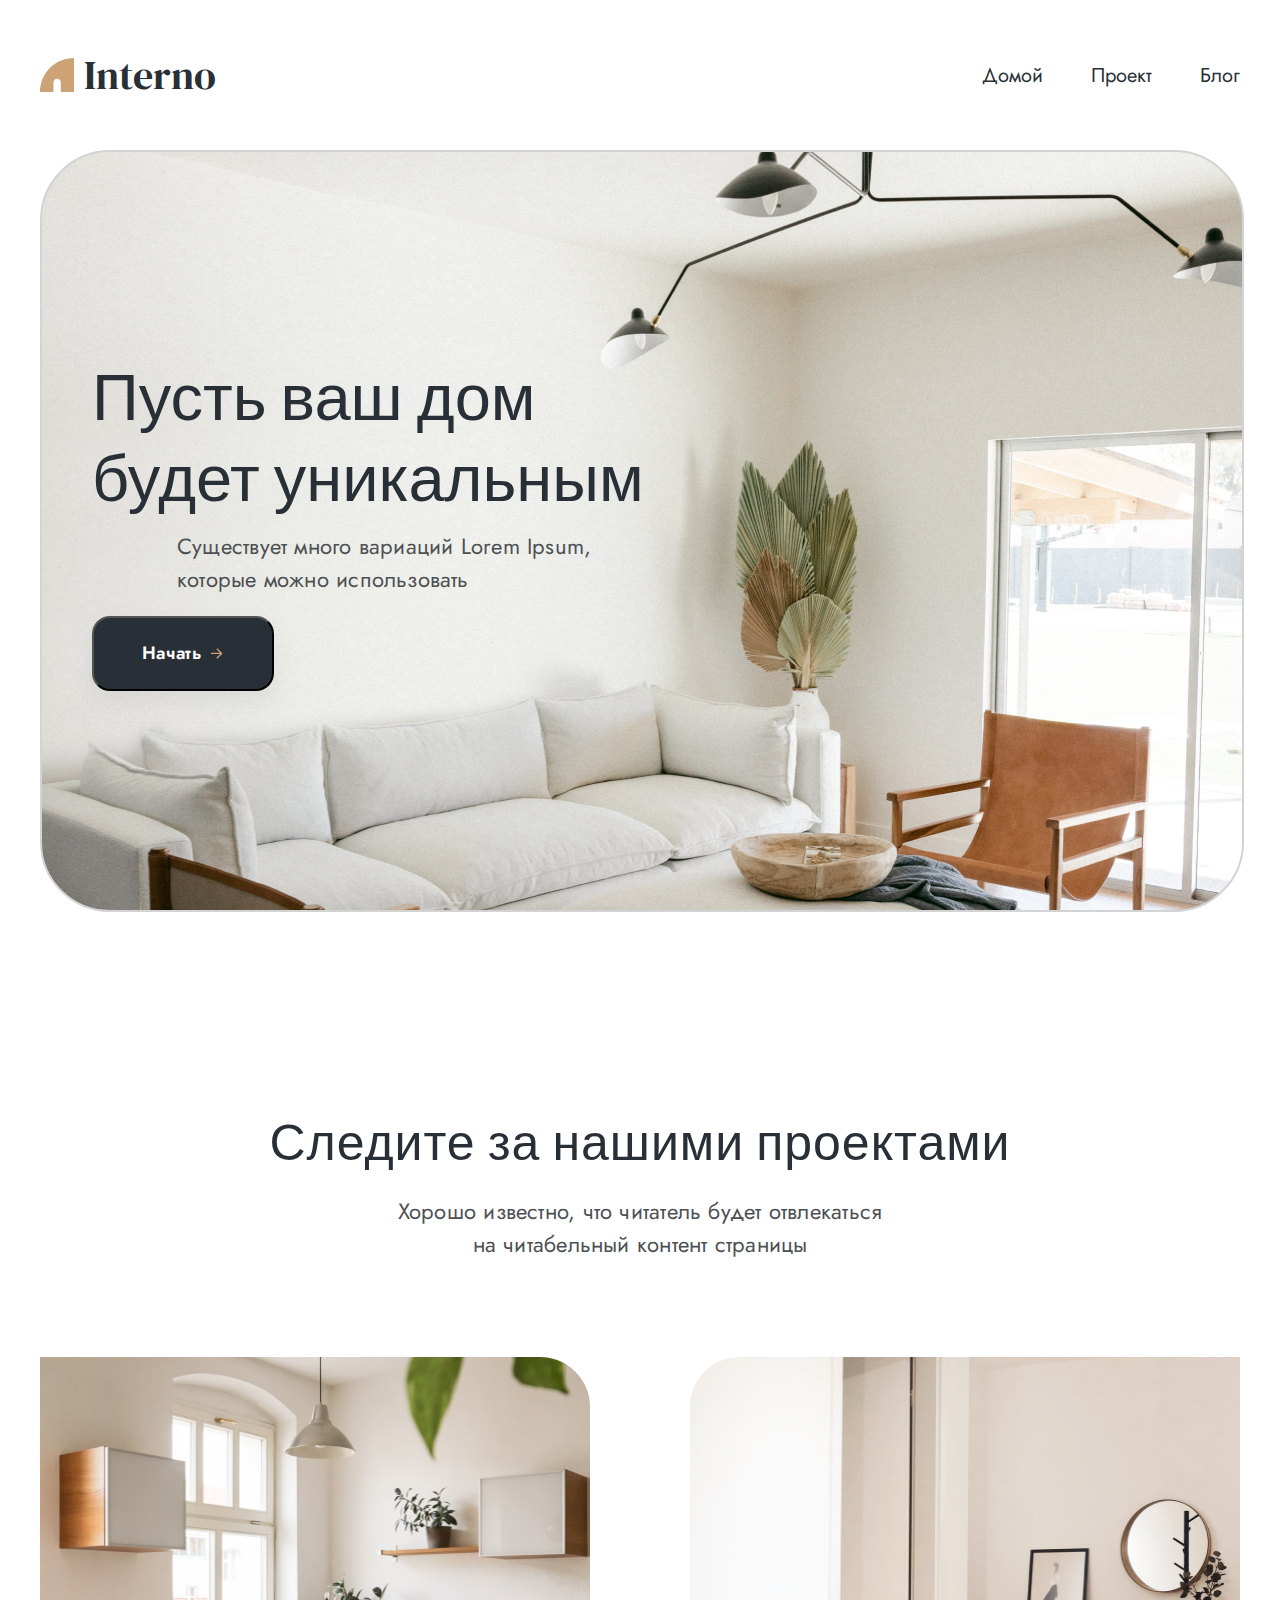
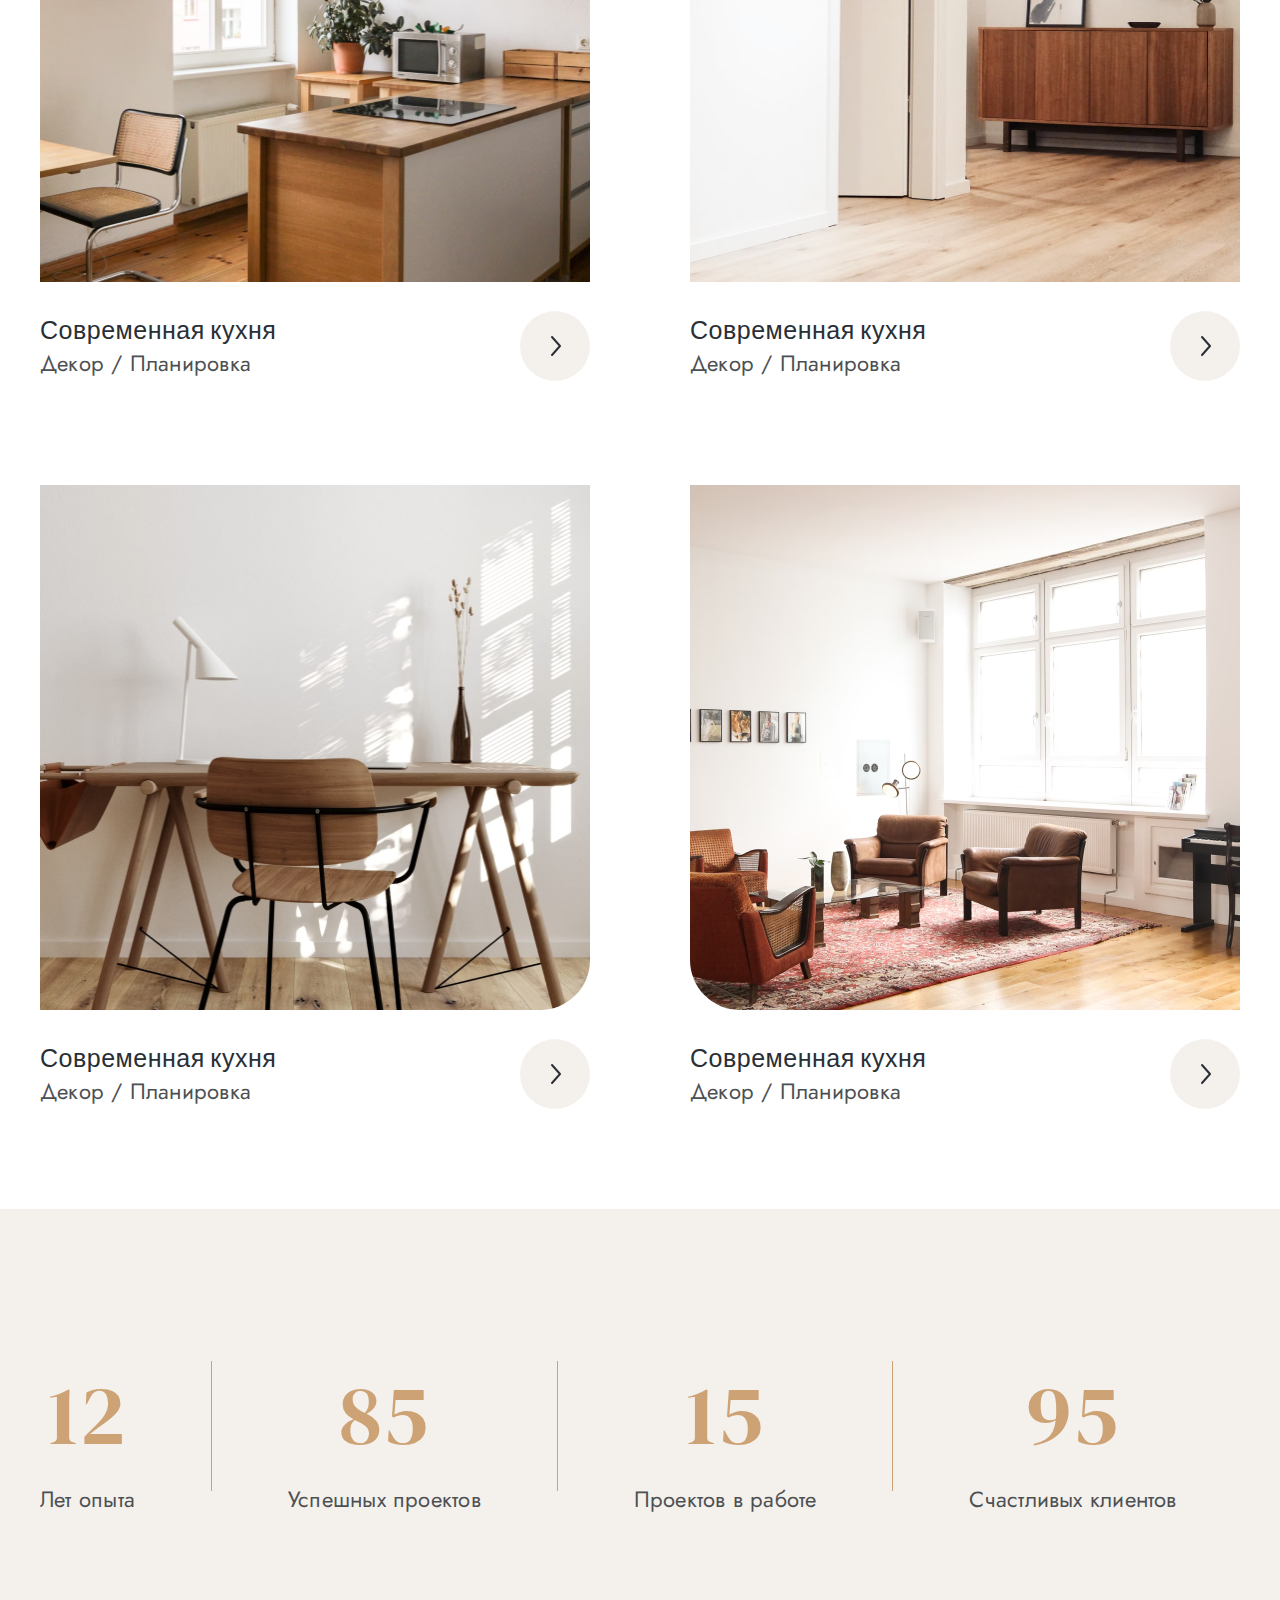
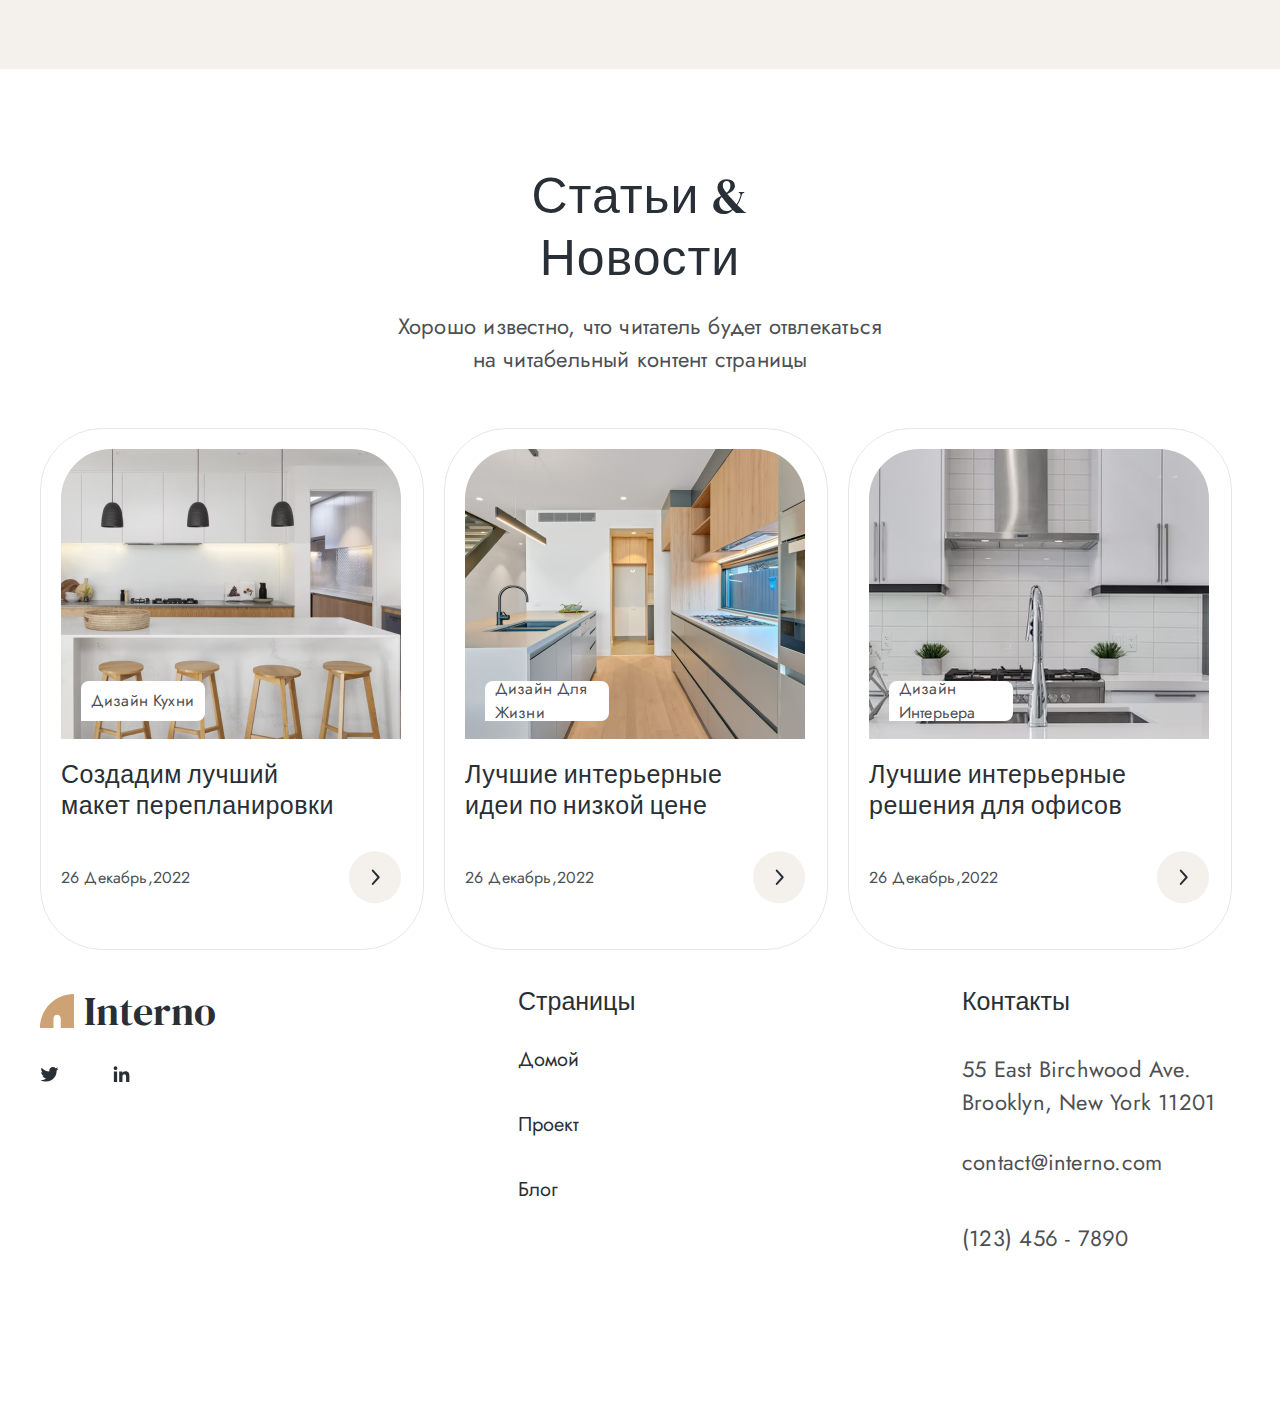
<file: index.html>
<!DOCTYPE html>
<html lang="en">
  <head>
    <meta charset="UTF-8" />
    <meta name="viewport" content="width=device-width, initial-scale=1.0" />
    <link rel="stylesheet" href="style.css" />
    <link rel="preconnect" href="https://fonts.googleapis.com" />
    <link rel="preconnect" href="https://fonts.gstatic.com" crossorigin />
    <link
      href="https://fonts.googleapis.com/css2?family=DM+Serif+Display:ital@0;1&family=Jost:ital,wght@0,100..900;1,100..900&family=Lato:wght@300;400;700;900&display=swap"
      rel="stylesheet"
    />
    <link rel="preconnect" href="https://fonts.gstatic.com" crossorigin />
    <link
      href="https://fonts.googleapis.com/css2?family=DM+Serif+Display:ital@0;1&family=Lato:wght@300;400;700;900&display=swap"
      rel="stylesheet"
    />
    <title>Home</title>
  </head>
  <body>
    <!-- HEADER -->

    <header class="header__box center">
      <div class="header__logo">
        <a class="header__logo_link" href="index.html"
          ><svg
            width="34"
            height="34"
            viewBox="0 0 34 34"
            fill="none"
            xmlns="http://www.w3.org/2000/svg"
          >
            <path
              d="M0 34.0003H13.4588V24.499C13.4588 22.4853 15.0898 20.8543 17.1035 20.8543C19.1172 20.8543 20.7482 22.4853 20.7482 24.499V34.0003H33.9975V0C15.2211 0 0 15.2211 0 34.0003Z"
              fill="#CDA274"
            />
          </svg>
          <span class="header__logo_text">Interno</span></a
        >
      </div>
      <nav class="header__nav">
        <ul class="header__nav_list">
          <li class="header__nav_item"><a href="index.html">Домой</a></li>
          <li class="header__nav_item">
            <a href="#">Проект</a>
          </li>
          <li class="header__nav_item">
            <a href="#">Блог</a>
          </li>
        </ul>
      </nav>
    </header>

    <!-- BANNER -->

    <div class="banner center">
      <div class="banner__box">
        <div class="banner__intra_box">
          <div class="banner__info">
            <h3 class="banner__intra_heading">
              Пусть ваш дом будет уникальным
            </h3>
            <p class="banner__intra_text">
              Существует много вариаций Lorem Ipsum, которые можно использовать
            </p>
          </div>
          <button class="banner__btn">
            <span class="banner__btn_text">Начать</span>
            <svg
              xmlns="http://www.w3.org/2000/svg"
              width="18"
              height="17"
              viewBox="0 0 18 17"
              fill="none"
            >
              <path
                d="M1 8.43542L14.7232 8.29857M9.61818 1.91138L16.1412 8.43436L9.48677 15.0887"
                stroke="#CDA274"
                stroke-width="2"
                stroke-linecap="square"
                stroke-linejoin="round"
              />
            </svg>
          </button>
        </div>
      </div>
    </div>

    <!-- PROJECTS -->

    <div class="projects center">
      <div class="projects__box">
        <h2 class="projects__heading">Следите за нашими проектами</h2>
        <p class="projects__text">
          Хорошо известно, что читатель будет отвлекаться на читабельный контент
          страницы
        </p>
      </div>

      <div class="projects-cards">
        <!-- CARD 1-->
        <div class="projects-card">
          <img
            class="projects-card__img img1"
            src="./img/img_art1.png"
            alt="card_img"
          />
          <div class="projects-card__info">
            <div class="projects-card__info_box">
              <h3 class="projects-card__heading">Современная кухня</h3>
              <p class="projects-card__text">Декор / Планировка</p>
            </div>
            <a class="projects-card_link" href="#"
              ><svg
                xmlns="http://www.w3.org/2000/svg"
                width="70"
                height="70"
                viewBox="0 0 70 70"
                fill="none"
              >
                <circle cx="35" cy="35" r="35" fill="#F4F0EC" />
                <path
                  d="M32 44L40 35L32 26"
                  stroke="#292F36"
                  stroke-width="2"
                  stroke-linecap="round"
                  stroke-linejoin="round"
                />
              </svg>
            </a>
          </div>
        </div>
        <!-- CARD 1-->

        <!-- CARD 2-->
        <div class="projects-card">
          <img
            class="projects-card__img img2"
            src="./img/img_art2.png"
            alt="card_img"
          />
          <div class="projects-card__info">
            <div class="projects-card__info_box">
              <h3 class="projects-card__heading">Современная кухня</h3>
              <p class="projects-card__text">Декор / Планировка</p>
            </div>
            <a class="projects-card_link" href="#"
              ><svg
                xmlns="http://www.w3.org/2000/svg"
                width="70"
                height="70"
                viewBox="0 0 70 70"
                fill="none"
              >
                <circle cx="35" cy="35" r="35" fill="#F4F0EC" />
                <path
                  d="M32 44L40 35L32 26"
                  stroke="#292F36"
                  stroke-width="2"
                  stroke-linecap="round"
                  stroke-linejoin="round"
                />
              </svg>
            </a>
          </div>
        </div>
        <!-- CARD 2-->

        <!-- CARD 3-->
        <div class="projects-card">
          <img
            class="projects-card__img img3"
            src="./img/img_art3.png"
            alt="card_img"
          />
          <div class="projects-card__info">
            <div class="projects-card__info_box">
              <h3 class="projects-card__heading">Современная кухня</h3>
              <p class="projects-card__text">Декор / Планировка</p>
            </div>
            <a class="projects-card_link" href="#"
              ><svg
                xmlns="http://www.w3.org/2000/svg"
                width="70"
                height="70"
                viewBox="0 0 70 70"
                fill="none"
              >
                <circle cx="35" cy="35" r="35" fill="#F4F0EC" />
                <path
                  d="M32 44L40 35L32 26"
                  stroke="#292F36"
                  stroke-width="2"
                  stroke-linecap="round"
                  stroke-linejoin="round"
                />
              </svg>
            </a>
          </div>
        </div>
        <!-- CARD 3-->

        <!-- CARD 4-->
        <div class="projects-card">
          <img
            class="projects-card__img img4"
            src="./img/img_art4.png"
            alt="card_img"
          />
          <div class="projects-card__info">
            <div class="projects-card__info_box">
              <h3 class="projects-card__heading">Современная кухня</h3>
              <p class="projects-card__text">Декор / Планировка</p>
            </div>
            <a class="projects-card_link" href="#"
              ><svg
                xmlns="http://www.w3.org/2000/svg"
                width="70"
                height="70"
                viewBox="0 0 70 70"
                fill="none"
              >
                <circle cx="35" cy="35" r="35" fill="#F4F0EC" />
                <path
                  d="M32 44L40 35L32 26"
                  stroke="#292F36"
                  stroke-width="2"
                  stroke-linecap="round"
                  stroke-linejoin="round"
                />
              </svg>
            </a>
          </div>
        </div>
        <!-- CARD 4-->
      </div>
    </div>

    <!-- NUMBERS -->
    <div class="numbers center">
      <div class="numbers__box">
        <!-- NUMBERS INFO 1 -->
        <div class="numbers__info">
          <p class="numbers__number">12</p>
          <p class="numbers__number-info">Лет опыта</p>
        </div>
        <svg
          width="1"
          height="130"
          viewBox="0 0 1 130"
          fill="none"
          xmlns="http://www.w3.org/2000/svg"
        >
          <line
            x1="0.5"
            y1="2.18557e-08"
            x2="0.499994"
            y2="130"
            stroke="#CDA274"
          />
        </svg>
        <!-- NUMBERS INFO 2 -->
        <div class="numbers__info">
          <p class="numbers__number">85</p>
          <p class="numbers__number-info">Успешных проектов</p>
        </div>
        <svg
          width="1"
          height="130"
          viewBox="0 0 1 130"
          fill="none"
          xmlns="http://www.w3.org/2000/svg"
        >
          <line
            x1="0.5"
            y1="2.18557e-08"
            x2="0.499994"
            y2="130"
            stroke="#CDA274"
          />
        </svg>
        <!-- NUMBERS INFO 3 -->
        <div class="numbers__info">
          <p class="numbers__number">15</p>
          <p class="numbers__number-info">Проектов в работе</p>
        </div>
        <svg
          width="1"
          height="130"
          viewBox="0 0 1 130"
          fill="none"
          xmlns="http://www.w3.org/2000/svg"
        >
          <line
            x1="0.5"
            y1="2.18557e-08"
            x2="0.499994"
            y2="130"
            stroke="#CDA274"
          />
        </svg>
        <!-- NUMBERS INFO 4 -->
        <div class="numbers__info">
          <p class="numbers__number">95</p>
          <p class="numbers__number-info">Счастливых клиентов</p>
        </div>
      </div>
    </div>

    <!-- NEWS AND ARTICLES -->
    <div class="news-box center">
      <div class="news-box__box">
        <h2 class="news-box__heading">Статьи & Новости</h2>
        <p class="news-box__text">
          Хорошо известно, что читатель будет отвлекаться на читабельный контент
          страницы
        </p>
      </div>
    </div>
    <!--  ARTICLES BOX -->
    <div class="articles-box center">
      <!-- CARD 1 -->
      <div class="articles-box__card">
        <div class="articles-box__inner-frame">
          <div class="articles-box__img-box">
            <img
              class="articles-box__img"
              src="./img/img_foot1.png"
              alt="article_picture"
            />
            <div class="articles-box__cloud">
              <p class="articles-box__cloud-text">Дизайн кухни</p>
            </div>
          </div>
          <div class="articles-box__info">
            <p class="articles-box__title">
              Создадим лучший макет перепланировки
            </p>
            <div class="articles-box__inner-box">
              <p class="articles-box__date">26 Декабрь,2022</p>
              <svg
                width="52"
                height="53"
                viewBox="0 0 52 53"
                fill="none"
                xmlns="http://www.w3.org/2000/svg"
              >
                <g id="&#62;">
                  <circle
                    id="Ellipse 4"
                    cx="26"
                    cy="26.267"
                    r="26"
                    fill="#F4F0EC"
                  />
                  <path
                    id="Vector"
                    d="M23.7714 32.9527L29.7143 26.267L23.7714 19.5813"
                    stroke="#292F36"
                    stroke-width="2"
                    stroke-linecap="round"
                    stroke-linejoin="round"
                  />
                </g>
              </svg>
            </div>
          </div>
        </div>
      </div>
      <!-- CARD 2 -->
      <div class="articles-box__card">
        <div class="articles-box__inner-frame">
          <div class="articles-box__img-box">
            <img
              class="articles-box__img"
              src="./img/img_foot2.png"
              alt="article_picture"
            />
            <div class="articles-box__cloud">
              <p class="articles-box__cloud-text">Дизайн для жизни</p>
            </div>
          </div>
          <div class="articles-box__info">
            <p class="articles-box__title">
              Лучшие интерьерные идеи по низкой цене
            </p>
            <div class="articles-box__inner-box">
              <p class="articles-box__date">26 Декабрь,2022</p>
              <svg
                width="52"
                height="53"
                viewBox="0 0 52 53"
                fill="none"
                xmlns="http://www.w3.org/2000/svg"
              >
                <g id="&#62;">
                  <circle
                    id="Ellipse 4"
                    cx="26"
                    cy="26.267"
                    r="26"
                    fill="#F4F0EC"
                  />
                  <path
                    id="Vector"
                    d="M23.7714 32.9527L29.7143 26.267L23.7714 19.5813"
                    stroke="#292F36"
                    stroke-width="2"
                    stroke-linecap="round"
                    stroke-linejoin="round"
                  />
                </g>
              </svg>
            </div>
          </div>
        </div>
      </div>
      <!-- CARD 3 -->
      <div class="articles-box__card">
        <div class="articles-box__inner-frame">
          <div class="articles-box__img-box">
            <img
              class="articles-box__img"
              src="./img/img_foot3.png"
              alt="article_picture"
            />
            <div class="articles-box__cloud">
              <p class="articles-box__cloud-text">Дизайн Интерьера</p>
            </div>
          </div>
          <div class="articles-box__info">
            <p class="articles-box__title">
              Лучшие интерьерные решения для офисов
            </p>
            <div class="articles-box__inner-box">
              <p class="articles-box__date">26 Декабрь,2022</p>
              <svg
                width="52"
                height="53"
                viewBox="0 0 52 53"
                fill="none"
                xmlns="http://www.w3.org/2000/svg"
              >
                <g id="&#62;">
                  <circle
                    id="Ellipse 4"
                    cx="26"
                    cy="26.267"
                    r="26"
                    fill="#F4F0EC"
                  />
                  <path
                    id="Vector"
                    d="M23.7714 32.9527L29.7143 26.267L23.7714 19.5813"
                    stroke="#292F36"
                    stroke-width="2"
                    stroke-linecap="round"
                    stroke-linejoin="round"
                  />
                </g>
              </svg>
            </div>
          </div>
        </div>
      </div>
    </div>
    <!-- FOOTER -->
    <div class="footer center">
      <div class="footer__social">
        <div class="footer__logo">
          <a class="footer__logo_link" href="index.html"
            ><svg
              width="34"
              height="34"
              viewBox="0 0 34 34"
              fill="none"
              xmlns="http://www.w3.org/2000/svg"
            >
              <path
                d="M0 34.0003H13.4588V24.499C13.4588 22.4853 15.0898 20.8543 17.1035 20.8543C19.1172 20.8543 20.7482 22.4853 20.7482 24.499V34.0003H33.9975V0C15.2211 0 0 15.2211 0 34.0003Z"
                fill="#CDA274"
              />
            </svg>
            <span class="footer__logo_text">Interno</span></a
          >
        </div>
        <div class="footer__social-links">
          <a class="footer__social-links__tweeter-link" href="#">
            <svg
              width="19"
              height="16"
              viewBox="0 0 19 16"
              fill="none"
              xmlns="http://www.w3.org/2000/svg"
            >
              <path
                d="M16.6367 4.59375C17.3398 4.06641 17.9727 3.43359 18.4648 2.69531C17.832 2.97656 17.0938 3.1875 16.3555 3.25781C17.1289 2.80078 17.6914 2.09766 17.9727 1.21875C17.2695 1.64062 16.4609 1.95703 15.6523 2.13281C14.9492 1.39453 14 0.972656 12.9453 0.972656C10.9062 0.972656 9.25391 2.625 9.25391 4.66406C9.25391 4.94531 9.28906 5.22656 9.35938 5.50781C6.30078 5.33203 3.55859 3.85547 1.73047 1.64062C1.41406 2.16797 1.23828 2.80078 1.23828 3.50391C1.23828 4.76953 1.87109 5.89453 2.89062 6.5625C2.29297 6.52734 1.69531 6.38672 1.20312 6.10547V6.14062C1.20312 7.93359 2.46875 9.41016 4.15625 9.76172C3.875 9.83203 3.52344 9.90234 3.20703 9.90234C2.96094 9.90234 2.75 9.86719 2.50391 9.83203C2.96094 11.3086 4.33203 12.3633 5.94922 12.3984C4.68359 13.3828 3.10156 13.9805 1.37891 13.9805C1.0625 13.9805 0.78125 13.9453 0.5 13.9102C2.11719 14.9648 4.05078 15.5625 6.16016 15.5625C12.9453 15.5625 16.6367 9.97266 16.6367 5.08594C16.6367 4.91016 16.6367 4.76953 16.6367 4.59375Z"
                fill="#292F36"
              />
            </svg>
          </a>
          <a class="footer__social-links__tweeter-link" href="#">
            <svg
              width="17"
              height="16"
              viewBox="0 0 17 16"
              fill="none"
              xmlns="http://www.w3.org/2000/svg"
            >
              <path
                d="M4.14062 16V5.48828H0.871094V16H4.14062ZM2.48828 4.08203C3.54297 4.08203 4.38672 3.20312 4.38672 2.14844C4.38672 1.12891 3.54297 0.285156 2.48828 0.285156C1.46875 0.285156 0.625 1.12891 0.625 2.14844C0.625 3.20312 1.46875 4.08203 2.48828 4.08203ZM16.3398 16H16.375V10.2344C16.375 7.42188 15.7422 5.24219 12.4375 5.24219C10.8555 5.24219 9.80078 6.12109 9.34375 6.92969H9.30859V5.48828H6.17969V16H9.44922V10.7969C9.44922 9.42578 9.69531 8.125 11.3828 8.125C13.0703 8.125 13.1055 9.67188 13.1055 10.9023V16H16.3398Z"
                fill="#292F36"
              />
            </svg>
          </a>
        </div>
      </div>

      <nav class="footer__nav">
        <p class="footer__nav_heading">Страницы</p>
        <ul class="footer__nav_list">
          <li class="footer__nav_item"><a href="index.html">Домой</a></li>
          <li class="footer__nav_item">
            <a href="#">Проект</a>
          </li>
          <li class="footer__nav_item">
            <a href="#">Блог</a>
          </li>
        </ul>
      </nav>

      <div class="footer__address">
        <p class="footer__address-heading">Контакты</p>
        <p class="footer__post-address">
          55 East Birchwood Ave. Brooklyn, New York 11201
        </p>
        <p class="footer__mail-address">contact@interno.com</p>
        <p class="footer__phone-address">(123) 456 - 7890</p>
      </div>
    </div>
  </body>
</html>
</file>
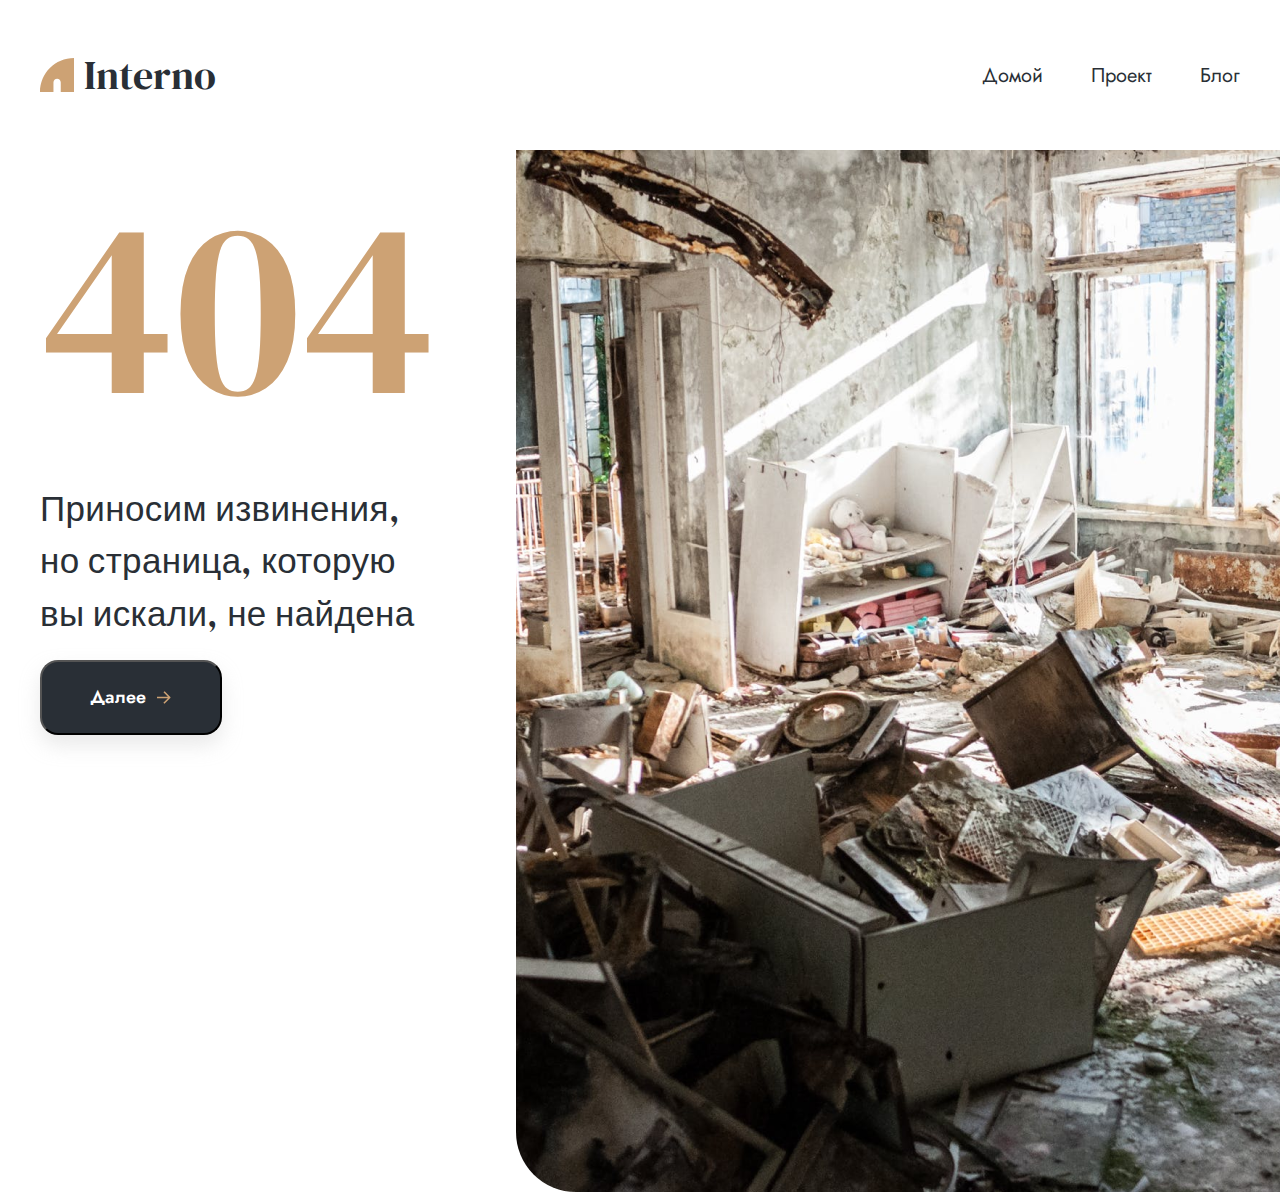
<file: page404.html>
<!DOCTYPE html>
<html lang="en">
  <head>
    <meta charset="UTF-8" />
    <meta name="viewport" content="width=device-width, initial-scale=1.0" />
    <link rel="stylesheet" href="style.css" />
    <link rel="preconnect" href="https://fonts.googleapis.com" />
    <link rel="preconnect" href="https://fonts.gstatic.com" crossorigin />
    <link
      href="https://fonts.googleapis.com/css2?family=DM+Serif+Display:ital@0;1&family=Jost:ital,wght@0,100..900;1,100..900&family=Lato:wght@300;400;700;900&display=swap"
      rel="stylesheet"
    />
    <link rel="preconnect" href="https://fonts.gstatic.com" crossorigin />
    <link
      href="https://fonts.googleapis.com/css2?family=DM+Serif+Display:ital@0;1&family=Lato:wght@300;400;700;900&display=swap"
      rel="stylesheet"
    />
    <title>Home</title>
  </head>
  <body>
    <!-- HEADER -->
    <header class="header__box center">
      <div class="header__logo">
        <a class="header__logo_link" href="index.html"
          ><svg
            width="34"
            height="34"
            viewBox="0 0 34 34"
            fill="none"
            xmlns="http://www.w3.org/2000/svg"
          >
            <path
              d="M0 34.0003H13.4588V24.499C13.4588 22.4853 15.0898 20.8543 17.1035 20.8543C19.1172 20.8543 20.7482 22.4853 20.7482 24.499V34.0003H33.9975V0C15.2211 0 0 15.2211 0 34.0003Z"
              fill="#CDA274"
            />
          </svg>
          <span class="header__logo_text">Interno</span></a
        >
      </div>
      <nav class="header__nav">
        <ul class="header__nav_list">
          <li class="header__nav_item"><a href="index.html">Домой</a></li>
          <li class="header__nav_item">
            <a href="#">Проект</a>
          </li>
          <li class="header__nav_item">
            <a href="#">Блог</a>
          </li>
        </ul>
      </nav>
    </header>

    <!-- BANNER -->

    <div class="banner404">
      <div class="banner404__left center">
        <h3 class="banner404__heading">404</h3>
        <p class="banner404__text">
          Приносим извинения, но страница, которую вы искали, не найдена
        </p>
        <button class="banner__btn">
          <span class="banner__btn_text">Далее</span>
          <svg
            xmlns="http://www.w3.org/2000/svg"
            width="18"
            height="17"
            viewBox="0 0 18 17"
            fill="none"
          >
            <path
              d="M1 8.43542L14.7232 8.29857M9.61818 1.91138L16.1412 8.43436L9.48677 15.0887"
              stroke="#CDA274"
              stroke-width="2"
              stroke-linecap="square"
              stroke-linejoin="round"
            />
          </svg>
        </button>
      </div>
      <div class="banner404__right">
        <img src="./img/img404.png" alt="img404" class="banner404__img" />
      </div>
    </div>
  </body>
</html>
</file>
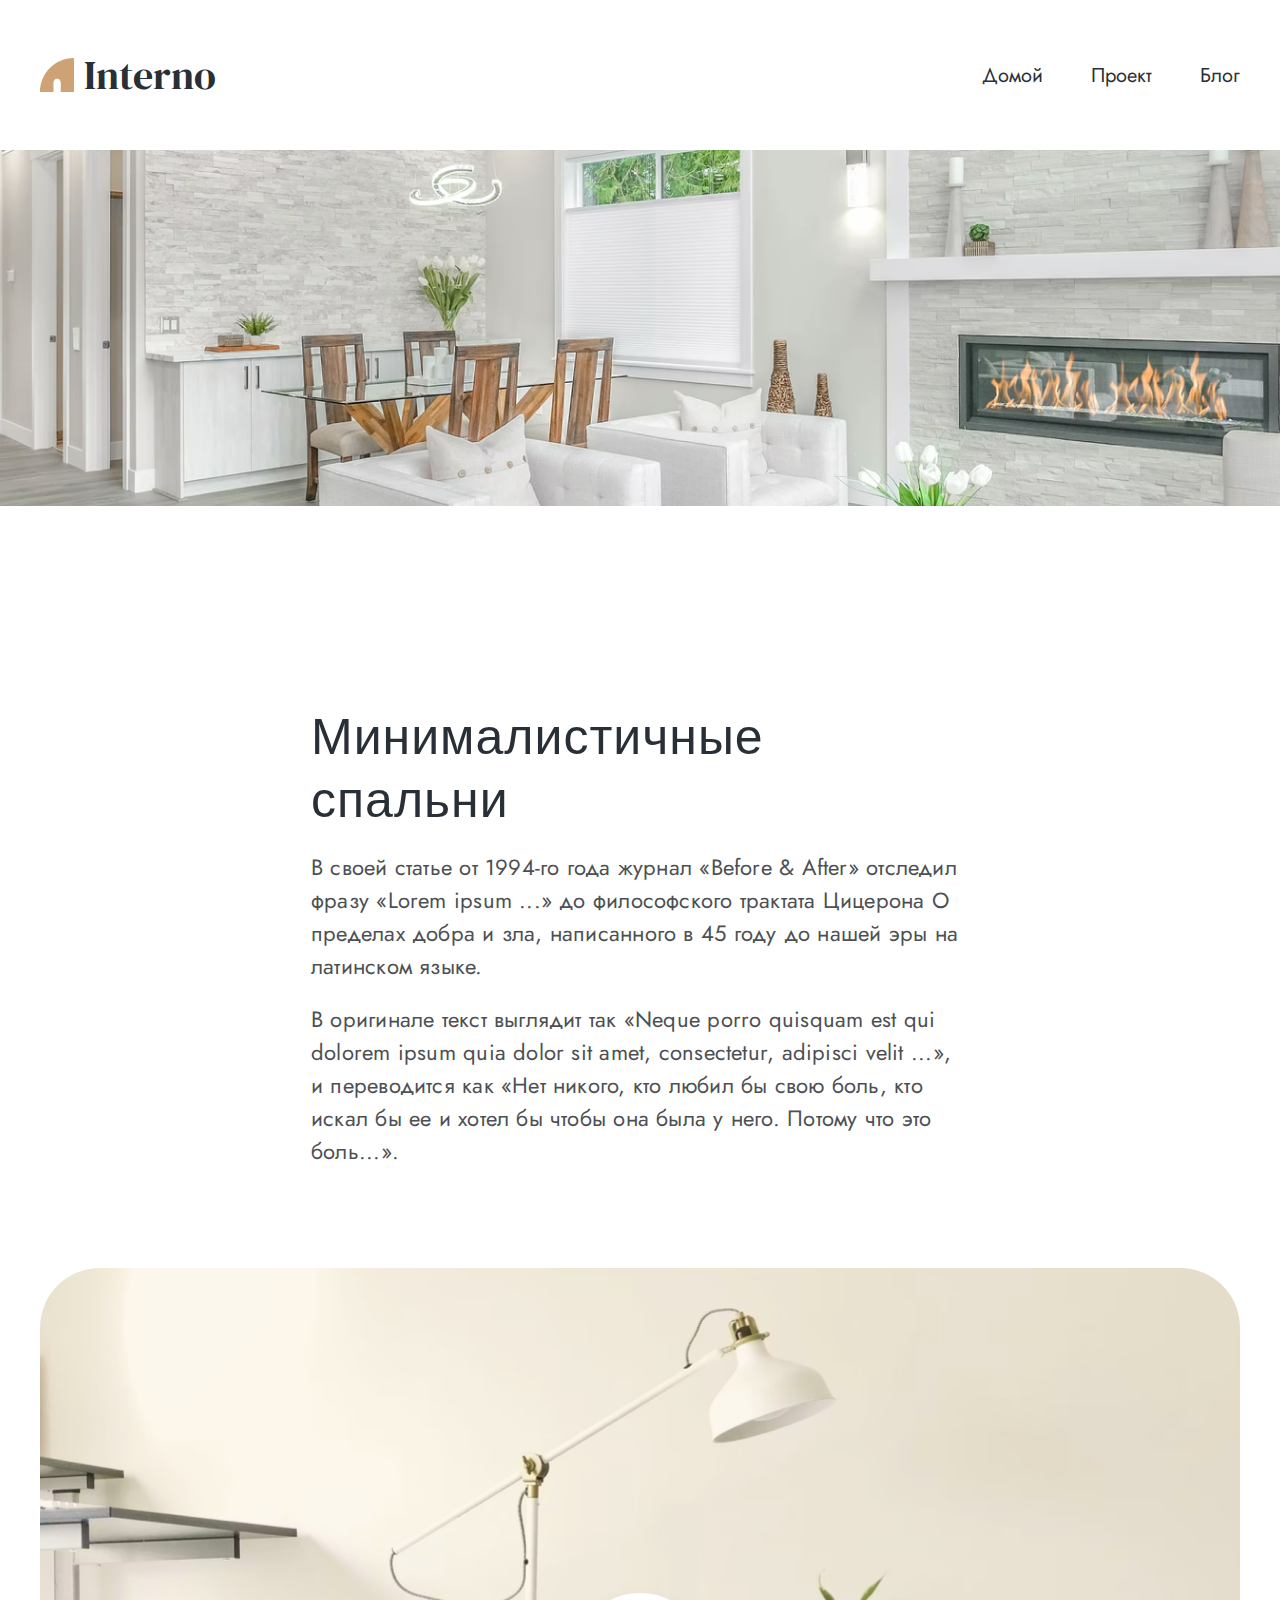
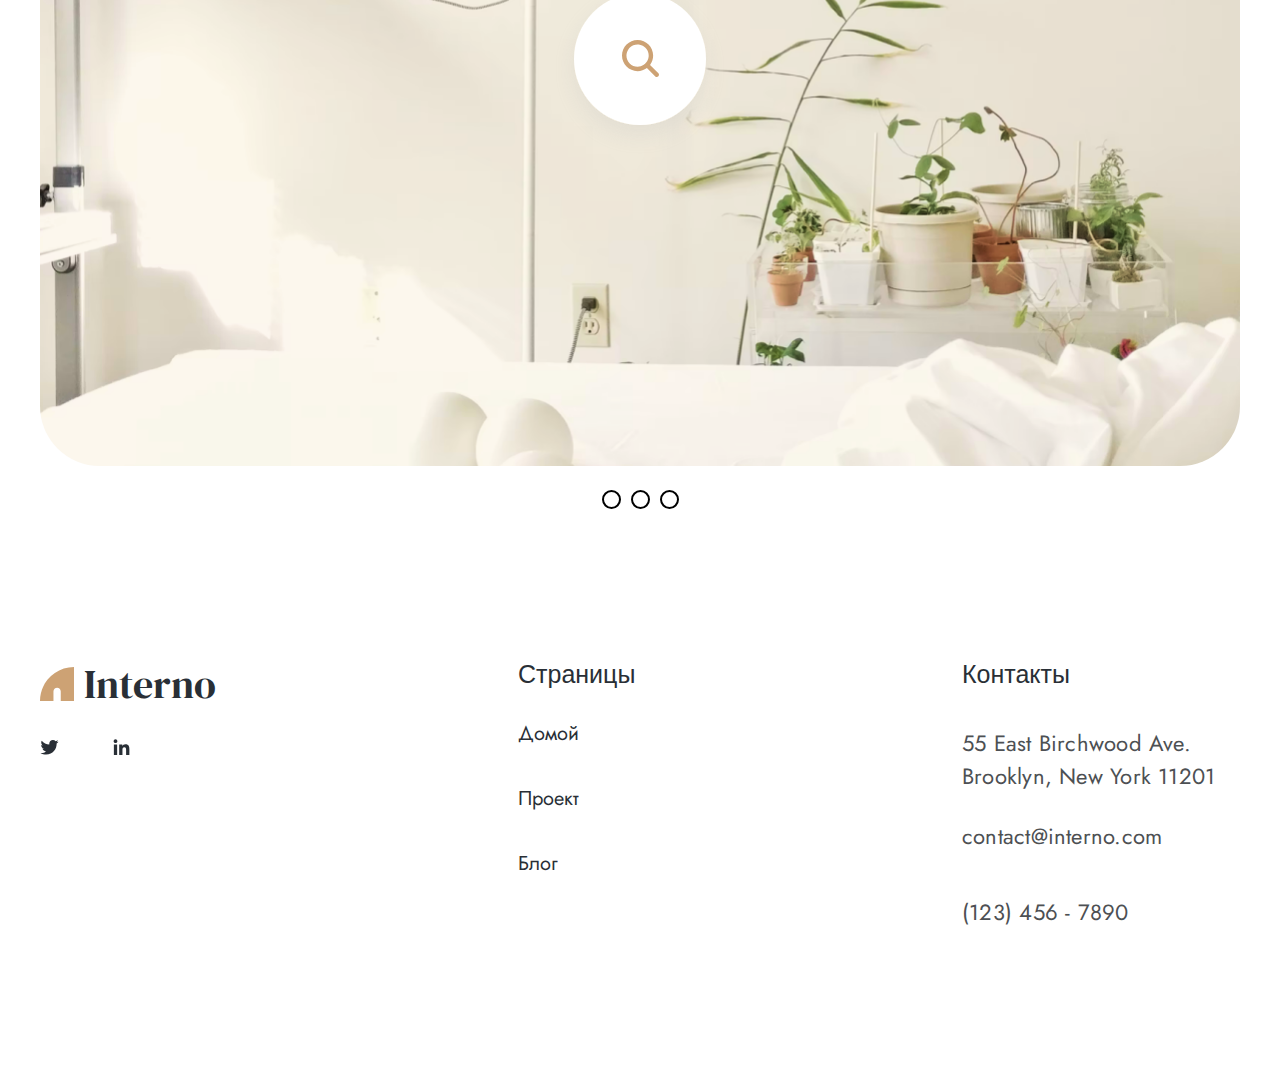
<file: projectDetails.html>
<!DOCTYPE html>
<html lang="en">
  <head>
    <meta charset="UTF-8" />
    <meta name="viewport" content="width=device-width, initial-scale=1.0" />
    <link rel="stylesheet" href="style.css" />
    <link rel="preconnect" href="https://fonts.googleapis.com" />
    <link rel="preconnect" href="https://fonts.gstatic.com" crossorigin />
    <link
      href="https://fonts.googleapis.com/css2?family=DM+Serif+Display:ital@0;1&family=Jost:ital,wght@0,100..900;1,100..900&family=Lato:wght@300;400;700;900&display=swap"
      rel="stylesheet"
    />
    <link rel="preconnect" href="https://fonts.gstatic.com" crossorigin />
    <link
      href="https://fonts.googleapis.com/css2?family=DM+Serif+Display:ital@0;1&family=Lato:wght@300;400;700;900&display=swap"
      rel="stylesheet"
    />
    <title>Home</title>
  </head>
  <body>
    <!-- HEADER -->

    <header class="header__box center">
      <div class="header__logo">
        <a class="header__logo_link" href="index.html"
          ><svg
            width="34"
            height="34"
            viewBox="0 0 34 34"
            fill="none"
            xmlns="http://www.w3.org/2000/svg"
          >
            <path
              d="M0 34.0003H13.4588V24.499C13.4588 22.4853 15.0898 20.8543 17.1035 20.8543C19.1172 20.8543 20.7482 22.4853 20.7482 24.499V34.0003H33.9975V0C15.2211 0 0 15.2211 0 34.0003Z"
              fill="#CDA274"
            />
          </svg>
          <span class="header__logo_text">Interno</span></a
        >
      </div>
      <nav class="header__nav">
        <ul class="header__nav_list">
          <li class="header__nav_item"><a href="index.html">Домой</a></li>
          <li class="header__nav_item">
            <a href="#">Проект</a>
          </li>
          <li class="header__nav_item">
            <a href="#">Блог</a>
          </li>
        </ul>
      </nav>
    </header>

    <!-- BANNER BLOG -->

    <div class="project-banner center"></div>

    <!-- BLOG DETAILS -->

    <div class="project-details center">
      <h3 class="project-details__heading">Минималистичные спальни</h3>
      <p class="project-details__text">
        В своей статье от 1994-го года журнал «Before & After» отследил фразу
        «Lorem ipsum ...» до философского трактата Цицерона О пределах добра и
        зла, написанного в 45 году до нашей эры на латинском языке.
      </p>
      <p class="project-details__text">
        В оригинале текст выглядит так «Neque porro quisquam est qui dolorem
        ipsum quia dolor sit amet, consectetur, adipisci velit ...», и
        переводится как «Нет никого, кто любил бы свою боль, кто искал бы ее и
        хотел бы чтобы она была у него. Потому что это боль...».
      </p>
    </div>

    <!-- CARIUSEL BLOCK -->

    <div class="carousel center">
      <div class="carousel__box">
        <img
          src="./img/5-car1.png"
          alt="carousel-1"
          class="carousel__main-img"
        />
        <svg
          class="carousel__svg"
          width="172"
          height="172"
          viewBox="0 0 172 172"
          fill="none"
          xmlns="http://www.w3.org/2000/svg"
        >
          <g filter="url(#filter0_d_8_968)">
            <circle cx="86" cy="76" r="66" fill="white" />
            <path
              d="M104.433 90.2861L96.0452 81.8984C98.0646 79.21 99.1547 75.9378 99.151 72.5755C99.151 63.9872 92.1638 57 83.5755 57C74.9872 57 68 63.9872 68 72.5755C68 81.1638 74.9872 88.151 83.5755 88.151C86.9378 88.1547 90.21 87.0646 92.8984 85.0452L101.286 93.4329C101.711 93.8125 102.264 94.0151 102.834 93.9991C103.403 93.9832 103.945 93.7499 104.347 93.3472C104.75 92.9445 104.983 92.403 104.999 91.8337C105.015 91.2644 104.812 90.7107 104.433 90.2861ZM72.4501 72.5755C72.4501 70.3751 73.1026 68.2242 74.3251 66.3946C75.5476 64.565 77.2851 63.1391 79.318 62.297C81.3509 61.455 83.5879 61.2346 85.746 61.6639C87.9041 62.0932 89.8864 63.1528 91.4423 64.7087C92.9983 66.2646 94.0578 68.247 94.4871 70.4051C94.9164 72.5632 94.6961 74.8001 93.854 76.833C93.012 78.8659 91.586 80.6035 89.7564 81.8259C87.9269 83.0484 85.7759 83.7009 83.5755 83.7009C80.626 83.6974 77.7982 82.5241 75.7126 80.4384C73.627 78.3528 72.4537 75.5251 72.4501 72.5755Z"
              fill="#CDA274"
            />
          </g>
          <defs>
            <filter
              id="filter0_d_8_968"
              x="0"
              y="0"
              width="172"
              height="172"
              filterUnits="userSpaceOnUse"
              color-interpolation-filters="sRGB"
            >
              <feFlood flood-opacity="0" result="BackgroundImageFix" />
              <feColorMatrix
                in="SourceAlpha"
                type="matrix"
                values="0 0 0 0 0 0 0 0 0 0 0 0 0 0 0 0 0 0 127 0"
                result="hardAlpha"
              />
              <feOffset dy="10" />
              <feGaussianBlur stdDeviation="10" />
              <feComposite in2="hardAlpha" operator="out" />
              <feColorMatrix
                type="matrix"
                values="0 0 0 0 0.752941 0 0 0 0 0.752941 0 0 0 0 0.752941 0 0 0 0.25 0"
              />
              <feBlend
                mode="normal"
                in2="BackgroundImageFix"
                result="effect1_dropShadow_8_968"
              />
              <feBlend
                mode="normal"
                in="SourceGraphic"
                in2="effect1_dropShadow_8_968"
                result="shape"
              />
            </filter>
          </defs>
        </svg>
      </div>
      <div class="carousel__nav-box">
        <div class="carousel__circle"></div>
        <div class="carousel__circle"></div>
        <div class="carousel__circle"></div>
      </div>
    </div>

    <!-- FOOTER -->
    <div class="footer center">
      <div class="footer__social">
        <div class="footer__logo">
          <a class="footer__logo_link" href="index.html"
            ><svg
              width="34"
              height="34"
              viewBox="0 0 34 34"
              fill="none"
              xmlns="http://www.w3.org/2000/svg"
            >
              <path
                d="M0 34.0003H13.4588V24.499C13.4588 22.4853 15.0898 20.8543 17.1035 20.8543C19.1172 20.8543 20.7482 22.4853 20.7482 24.499V34.0003H33.9975V0C15.2211 0 0 15.2211 0 34.0003Z"
                fill="#CDA274"
              />
            </svg>
            <span class="footer__logo_text">Interno</span></a
          >
        </div>
        <div class="footer__social-links">
          <a class="footer__social-links__tweeter-link" href="#">
            <svg
              width="19"
              height="16"
              viewBox="0 0 19 16"
              fill="none"
              xmlns="http://www.w3.org/2000/svg"
            >
              <path
                d="M16.6367 4.59375C17.3398 4.06641 17.9727 3.43359 18.4648 2.69531C17.832 2.97656 17.0938 3.1875 16.3555 3.25781C17.1289 2.80078 17.6914 2.09766 17.9727 1.21875C17.2695 1.64062 16.4609 1.95703 15.6523 2.13281C14.9492 1.39453 14 0.972656 12.9453 0.972656C10.9062 0.972656 9.25391 2.625 9.25391 4.66406C9.25391 4.94531 9.28906 5.22656 9.35938 5.50781C6.30078 5.33203 3.55859 3.85547 1.73047 1.64062C1.41406 2.16797 1.23828 2.80078 1.23828 3.50391C1.23828 4.76953 1.87109 5.89453 2.89062 6.5625C2.29297 6.52734 1.69531 6.38672 1.20312 6.10547V6.14062C1.20312 7.93359 2.46875 9.41016 4.15625 9.76172C3.875 9.83203 3.52344 9.90234 3.20703 9.90234C2.96094 9.90234 2.75 9.86719 2.50391 9.83203C2.96094 11.3086 4.33203 12.3633 5.94922 12.3984C4.68359 13.3828 3.10156 13.9805 1.37891 13.9805C1.0625 13.9805 0.78125 13.9453 0.5 13.9102C2.11719 14.9648 4.05078 15.5625 6.16016 15.5625C12.9453 15.5625 16.6367 9.97266 16.6367 5.08594C16.6367 4.91016 16.6367 4.76953 16.6367 4.59375Z"
                fill="#292F36"
              />
            </svg>
          </a>
          <a class="footer__social-links__tweeter-link" href="#">
            <svg
              width="17"
              height="16"
              viewBox="0 0 17 16"
              fill="none"
              xmlns="http://www.w3.org/2000/svg"
            >
              <path
                d="M4.14062 16V5.48828H0.871094V16H4.14062ZM2.48828 4.08203C3.54297 4.08203 4.38672 3.20312 4.38672 2.14844C4.38672 1.12891 3.54297 0.285156 2.48828 0.285156C1.46875 0.285156 0.625 1.12891 0.625 2.14844C0.625 3.20312 1.46875 4.08203 2.48828 4.08203ZM16.3398 16H16.375V10.2344C16.375 7.42188 15.7422 5.24219 12.4375 5.24219C10.8555 5.24219 9.80078 6.12109 9.34375 6.92969H9.30859V5.48828H6.17969V16H9.44922V10.7969C9.44922 9.42578 9.69531 8.125 11.3828 8.125C13.0703 8.125 13.1055 9.67188 13.1055 10.9023V16H16.3398Z"
                fill="#292F36"
              />
            </svg>
          </a>
        </div>
      </div>

      <nav class="footer__nav">
        <p class="footer__nav_heading">Страницы</p>
        <ul class="footer__nav_list">
          <li class="footer__nav_item"><a href="index.html">Домой</a></li>
          <li class="footer__nav_item">
            <a href="#">Проект</a>
          </li>
          <li class="footer__nav_item">
            <a href="#">Блог</a>
          </li>
        </ul>
      </nav>

      <div class="footer__address">
        <p class="footer__address-heading">Контакты</p>
        <p class="footer__post-address">
          55 East Birchwood Ave. Brooklyn, New York 11201
        </p>
        <p class="footer__mail-address">contact@interno.com</p>
        <p class="footer__phone-address">(123) 456 - 7890</p>
      </div>
    </div>
  </body>
</html>
</file>
<file: style.css>
/* $gapGrid: 30px;
$thirdSite: calc($widthSite - $gapGrid * 2) / 3;
$widthBurgerMenu: 232px; */
* {
  margin: 0;
  padding: 0;
}

li {
  list-style-type: none;
}

summary {
  display: block;
}

summary::-webkit-details-marker {
  display: none;
}

a {
  text-decoration: none;
  color: inherit;
}

.center {
  padding-left: calc(50% - 600px);
  padding-right: calc(50% - 600px);
}

/* HEADER */
.header__box {
  display: flex;
  justify-content: space-between;
  align-items: center;
  padding-top: 30px;
  padding-bottom: 30px;
  margin-top: 20px;
  margin-bottom: 20px;
}
.header__logo_link {
  display: flex;
  align-items: center;
  gap: 10px;
}
.header__logo_text {
  color: #292f36;
  font-family: "DM Serif Display", sans-serif;
  font-size: 40px;
  font-style: normal;
  font-weight: 400;
  line-height: 125%; /* 50px */
}
.header__nav_item {
  color: #292f36;
  text-align: center;
  font-family: Jost;
  font-size: 20px;
  font-style: normal;
  font-weight: 400;
  line-height: 125%; /* 25px */
}
.header__nav_list {
  width: 258px;
  display: flex;
  justify-content: space-between;
  align-items: center;
}

/* BANNER */
.banner__box {
  width: 1200px;
  height: 758px;
  flex-shrink: 0;
  position: relative;
  border: 2px solid lightgray;
  background: url(./img/img.png) lightgray 50%/cover no-repeat;
  border-radius: 70px;
}
.banner__intra_box {
  position: absolute;
  display: flex;
  flex-direction: column;
  gap: 20px;
  margin-top: 205px;
  margin-left: 50px;
}
.banner__intra_heading {
  width: 600px;
  color: #292f36;
  font-family: "DM Serif Display", sans-serif;
  font-size: 65px;
  font-style: normal;
  font-weight: 400;
  line-height: 125%; /* 81.25px */
}
.banner__intra_text {
  width: 430px;
  color: #4d5053;
  font-family: "Jost";
  font-size: 22px;
  font-style: normal;
  font-weight: 400;
  line-height: 150%; /* 33px */
  letter-spacing: 0.22px;
}
.banner__info {
  display: flex;
  flex-direction: column;
  gap: 10px;
  align-items: center;
}
.banner__btn {
  width: 182px;
  height: 75px;
  display: flex;
  padding: 26px 49px 26px 48px;
  flex-direction: row;
  justify-content: center;
  align-items: center;
  gap: 10px;
  border-radius: 18px;
  background: #292f36;
  box-shadow: 0px 10px 20px 0px rgba(192, 192, 192, 0.35);
}
.banner__btn_text {
  color: #fff;
  text-align: center;
  font-family: "Jost";
  font-size: 18px;
  font-style: normal;
  font-weight: 600;
  line-height: 125%; /* 22.5px */
  letter-spacing: 0.36px;
}

/* PROJECTS */
.projects__box {
  margin-top: 96px;
  margin-bottom: 96px;
  display: flex;
  flex-direction: column;
  align-items: center;
  gap: 20px;
}
.projects__heading {
  color: #292f36;
  text-align: center;
  font-family: "DM Serif Display", sans-serif;
  font-size: 50px;
  font-style: normal;
  font-weight: 400;
  line-height: 125%; /* 62.5px */
  letter-spacing: 1px;
}
.projects__text {
  width: 500px;
  color: #4d5053;
  text-align: center;
  font-family: "Jost";
  font-size: 22px;
  font-style: normal;
  font-weight: 400;
  line-height: 150%; /* 33px */
  letter-spacing: 0.22px;
}

/* CARD */
.projects-cards {
  display: flex;
  flex-direction: row;
  flex-wrap: wrap;
  gap: 100px;
}

.projects-card {
  /* CARD */
  /* CARD */
}
.projects-card__img {
  width: 550px;
  height: 525px;
  flex-shrink: 0;
}
.projects-card .img1 {
  border-radius: 0 50px 0 0;
}
.projects-card .img2 {
  border-radius: 50px 0 0 0px;
}
.projects-card .img3 {
  border-radius: 0 0 50px 0;
}
.projects-card .img4 {
  border-radius: 0 0 0 50px;
}
.projects-card__info_box {
  display: flex;
  flex-direction: column;
  justify-content: center;
}
.projects-card__info {
  margin-top: 25px;
  width: 550px;
  display: flex;
  flex-direction: row;
  justify-content: space-between;
}
.projects-card__heading {
  color: #292f36;
  font-family: "DM Serif Display", sans-serif;
  font-size: 25px;
  font-style: normal;
  font-weight: 400;
  line-height: 125%; /* 31.25px */
  letter-spacing: 0.5px;
}
.projects-card__text {
  color: #4d5053;
  font-family: "Jost";
  font-size: 22px;
  font-style: normal;
  font-weight: 400;
  line-height: 150%; /* 33px */
  letter-spacing: 0.22px;
}

/* NUMBERS */
.numbers {
  width: 1200px;
  height: 460px;
  display: flex;
  align-items: center;
  margin-top: 96px;
  margin-bottom: 96px;
  background: #f4f0ec;
  position: relative;
}
.numbers__box {
  position: absolute;
  display: flex;
  flex-direction: row;
  gap: 76px;
}
.numbers__info {
  display: flex;
  flex-direction: column;
  align-items: center;
  gap: 16px;
}
.numbers__number {
  color: #cda274;
  font-family: "DM Serif Display";
  font-size: 85px;
  font-style: normal;
  font-weight: 400;
  line-height: 125%; /* 106.25px */
  letter-spacing: 1.7px;
}
.numbers__number-info {
  color: #4d5053;
  font-family: Jost;
  font-size: 22px;
  font-style: normal;
  font-weight: 400;
  line-height: 150%; /* 33px */
  letter-spacing: 0.22px;
}

/* NEWS AND ARTICLES */
.news-box__box {
  margin-top: 96px;
  margin-bottom: 52px;
  display: flex;
  flex-direction: column;
  align-items: center;
  gap: 20px;
}
.news-box__heading {
  width: 362px;
  color: #292f36;
  text-align: center;
  font-family: "DM Serif Display", sans-serif;
  font-size: 50px;
  font-style: normal;
  font-weight: 400;
  line-height: 125%; /* 62.5px */
  letter-spacing: 1px;
}
.news-box__text {
  width: 500px;
  color: #4d5053;
  text-align: center;
  font-family: "Jost";
  font-size: 22px;
  font-style: normal;
  font-weight: 400;
  line-height: 150%; /* 33px */
  letter-spacing: 0.22px;
}

/* ARTICLES BOX */
.articles-box {
  display: flex;
  flex-direction: row;
  flex-wrap: wrap;
  gap: 20px;
  margin-bottom: 36px;
}
.articles-box__card {
  position: relative;
  width: 382px;
  height: 520px;
  border-radius: 62px;
  border: 1px solid #e7e7e7;
  box-shadow: 0px 10px 30px 0px rgba(255, 255, 255, 0.25);
}
.articles-box__inner-frame {
  position: absolute;
  padding: 20px;
}
.articles-box__img {
  width: 340px;
  border-radius: 50px 50px 0 0;
}
.articles-box__img-box {
  position: relative;
  display: flex;
  flex-direction: column;
  justify-content: start;
}
.articles-box__cloud {
  position: absolute;
  width: 124px;
  height: 40px;
  flex-shrink: 0;
  border-radius: 8px 8px 8px 0px;
  background: #fff;
  margin-left: 20px;
  margin-top: 232px;
  display: flex;
  flex-direction: column;
  justify-content: center;
}
.articles-box__cloud-text {
  padding-left: 10px;
  color: #4d5053;
  font-family: "Jost";
  font-size: 16px;
  font-style: normal;
  font-weight: 400;
  line-height: 150%; /* 24px */
  letter-spacing: 0.16px;
  text-transform: capitalize;
}
.articles-box__info {
  display: flex;
  flex-direction: column;
  gap: 30px;
}
.articles-box__title {
  margin-top: 20px;
  width: 280px;
  color: #292f36;
  font-family: "DM Serif Display", sans-serif;
  font-size: 25px;
  font-style: normal;
  font-weight: 400;
  line-height: 125%; /* 31.25px */
  letter-spacing: 0.5px;
}
.articles-box__inner-box {
  display: flex;
  justify-content: space-between;
  flex-direction: row;
  align-items: center;
}
.articles-box__date {
  color: #4d5053;
  font-family: Jost;
  font-size: 16px;
  font-style: normal;
  font-weight: 400;
  line-height: 150%; /* 24px */
  letter-spacing: 0.16px;
  text-transform: capitalize;
}

/* FOOTER */
.footer {
  display: flex;
  flex-direction: row;
  margin-bottom: 134px;
}
.footer__social {
  width: 394px;
}
.footer__logo_link {
  display: flex;
  align-items: center;
  gap: 10px;
}
.footer__logo_text {
  color: #292f36;
  font-family: "DM Serif Display", sans-serif;
  font-size: 40px;
  font-style: normal;
  font-weight: 400;
  line-height: 125%; /* 50px */
}
.footer__social-links {
  display: flex;
  flex-direction: row;
  gap: 54px;
  margin-top: 30px;
}
.footer__nav {
  width: 394px;
  align-items: center;
}
.footer__nav_heading {
  text-align: start;
  padding-left: 200px;
  color: #292f36;
  font-family: "DM Serif Display", sans-serif;
  font-size: 25px;
  font-style: normal;
  font-weight: 400;
  line-height: 125%; /* 31.25px */
  margin-bottom: 30px;
}
.footer__nav_item {
  color: #292f36;
  font-family: "Jost";
  font-size: 20px;
  font-style: normal;
  font-weight: 400;
  line-height: 125%; /* 25px */
}
.footer__nav_list {
  width: 258px;
  display: flex;
  flex-direction: column;
  justify-content: space-between;
  align-items: start;
  padding-left: 200px;
  gap: 40px;
}
.footer__address {
  width: 394px;
  display: flex;
  flex-direction: column;
  justify-content: space-between;
  align-items: start;
  padding-left: 250px;
  gap: 10px;
}
.footer__address-heading {
  margin-bottom: 26px;
  color: #292f36;
  font-family: "DM Serif Display", sans-serif;
  font-size: 25px;
  font-style: normal;
  font-weight: 400;
  line-height: 125%; /* 31.25px */
}
.footer__post-address {
  color: #4d5053;
  font-family: Jost;
  font-size: 22px;
  font-style: normal;
  font-weight: 400;
  line-height: 150%; /* 33px */
  letter-spacing: 0.22px;
}
.footer__mail-address {
  color: #4d5053;
  font-family: Jost;
  font-size: 22px;
  font-style: normal;
  font-weight: 400;
  line-height: 300%;
  letter-spacing: 0.22px;
}
.footer__phone-address {
  color: #4d5053;
  font-family: Jost;
  font-size: 22px;
  font-style: normal;
  font-weight: 400;
  line-height: 300%;
  letter-spacing: 0.22px;
}

/* BLOG PAGE */
/* BANNER */
.news-box__heading-blog {
  color: #292f36;
  font-family: "DM Serif Display", sans-serif;
  font-size: 50px;
  font-style: normal;
  font-weight: 400;
  line-height: 125%; /* 62.5px */
  letter-spacing: 1px;
  margin-bottom: 20px;
  margin-top: 110px;
}

.banner {
  margin-bottom: 200px;
}
.banner__blog {
  display: flex;
  justify-content: center;
  align-items: center;
  width: 1200px;
  height: 356px;
  background-image: url("./img/2-Banner-blog.png");
  background-size: cover;
  background-position: center;
  position: relative;
}
.banner__blog2 {
  display: flex;
  justify-content: center;
  align-items: center;
  width: 1200px;
  height: 356px;
  background-image: url("./img/4-bunner.png");
  background-size: cover;
  background-position: center;
  position: relative;
}
.banner__blog-box {
  display: flex;
  width: 504px;
  height: 178px;
  padding: 41px 78px;
  flex-direction: column;
  gap: 10px;
  margin-top: 174px;
  position: absolute;
  border-radius: 37px 37px 0px 0px;
  background: #fff;
}
.banner__info {
  display: flex;
  justify-content: center;
  gap: 10px;
}
.banner__info-heading {
  text-align: center;
  color: #292f36;
  font-family: "DM Serif Display", sans-serif;
  font-size: 50px;
  font-style: normal;
  font-weight: 400;
  line-height: 125%; /* 62.5px */
  width: 347px;
}
.banner__info-text {
  color: #4d5053;
  font-family: Jost;
  font-size: 22px;
  font-style: normal;
  font-weight: 400;
  line-height: 150%; /* 33px */
  letter-spacing: 0.22px;
}

/* LAST POST */
.last-post {
  z-index: 100;
  display: flex;
  margin-top: 125px;
  width: 1200px;
  flex-direction: column;
}
.last-post__heading {
  margin-bottom: 20px;
  color: #292f36;
  font-family: "DM Serif Display", sans-serif;
  font-size: 50px;
  font-style: normal;
  font-weight: 400;
  line-height: 125%; /* 62.5px */
  letter-spacing: 1px;
}
.last-post__inner-box {
  display: flex;
  flex-direction: row;
  gap: 65px;
  margin: 10px;
}
.last-post__img {
  width: 600px;
  height: 500px;
  border-radius: 50px;
}
.last-post__info {
  display: flex;
  flex-direction: column;
  gap: 20px;
  width: 469px;
}
.last-post__info-heading {
  margin-bottom: 10px;
  color: #292f36;
  font-family: "DM Serif Display ", sans-serif;
  font-size: 25px;
  font-style: normal;
  font-weight: 400;
  line-height: 125%; /* 31.25px */
  letter-spacing: 0.5px;
}
.last-post__info-text {
  color: #4d5053;
  font-family: Jost;
  font-size: 22px;
  font-style: normal;
  font-weight: 400;
  line-height: 150%; /* 33px */
  letter-spacing: 0.22px;
}

.pagination {
  margin-top: 50px;
  margin-bottom: 200px;
}
.pagination__element-box {
  display: flex;
  flex-direction: row;
  justify-content: center;
  gap: 20px;
}
.pagination__element {
  position: relative;
  display: flex;
  justify-content: center;
  align-items: center;
}
.pagination__number {
  position: absolute;
  color: #292f36;
  font-family: Jost;
  font-size: 16px;
  font-style: normal;
  font-weight: 500;
  line-height: 150%; /* 24px */
  text-transform: capitalize;
}

/* BLOG DETAILS */
.banner-article__img {
  width: 100%;
  height: 350px;
  background-image: url("./img/3-banner_img.png");
}

/* BLOG ATICLE */
.blog-article {
  margin-top: 200px;
  width: 1200px;
  display: flex;
  flex-direction: row;
  gap: 52px;
}
.blog-article__info-box {
  width: 840px;
}
.blog-article__box {
  display: flex;
  flex-direction: column;
  gap: 20px;
}
.blog-article__tags-box {
  width: 344px;
}
.blog-article__tags-heading {
  color: #292f36;
  font-family: "DM Serif Display", sans-serif;
  font-size: 25px;
  font-style: normal;
  font-weight: 400;
  line-height: 125%; /* 31.25px */
  letter-spacing: 0.5px;
}
.blog-article__tags {
  margin-top: 15px;
  display: flex;
  flex-wrap: wrap;
  gap: 10px;
}
.blog-article__tag-button {
  border: none;
  border-radius: 10px;
  background: #f4f0ec;
  display: flex;
  padding: 9px 30px;
  justify-content: center;
  align-items: center;
  gap: 10px;
  color: #292f36;
  text-align: center;
  font-family: Jost;
  font-size: 18px;
  font-style: normal;
  font-weight: 400;
  line-height: 125%; /* 22.5px */
  letter-spacing: 0.36px;
}
.blog-article__heading {
  color: #292f36;
  font-family: "DM Serif Display", sans-serif;
  font-size: 50px;
  font-style: normal;
  font-weight: 400;
  line-height: 125%; /* 62.5px */
  letter-spacing: 1px;
}
.blog-article__main-img {
  margin-top: 20px;
  width: 800px;
  height: 545px;
  border-radius: 50px;
}
.blog-article__data-nav-box {
  display: flex;
  width: 800px;
  flex-direction: row;
  justify-content: space-between;
  margin-top: 46px;
  margin-bottom: 48px;
}
.blog-article__date {
  color: #4d5053;
  font-family: Jost;
  font-size: 16px;
  font-style: normal;
  font-weight: 400;
  line-height: 150%; /* 24px */
  letter-spacing: 0.16px;
  text-transform: capitalize;
}
.blog-article__nav_list {
  display: flex;
  flex-direction: row;
  gap: 10px;
  color: #4d5053;
  font-family: Jost;
  font-size: 16px;
  font-style: normal;
  font-weight: 400;
  line-height: 150%; /* 24px */
  letter-spacing: 0.16px;
  text-transform: capitalize;
}
.blog-article__text {
  width: 800px;
  color: #4d5053;
  font-family: Jost;
  font-size: 22px;
  font-style: normal;
  font-weight: 400;
  line-height: 150%; /* 33px */
  letter-spacing: 0.22px;
}
.blog-article__insert {
  position: relative;
  margin-top: 35px;
  margin-bottom: 25px;
  width: 800px;
  height: 270px;
  border-radius: 50px;
  background: #f4f0ec;
}
.blog-article__insert-block {
  position: absolute;
  display: flex;
  flex-direction: column;
  justify-content: center;
  align-items: center;
  width: 100%;
  height: 100%;
}
.blog-article__text-after-symbol {
  margin-top: 10px;
  color: #cda274;
  text-align: center;
  font-family: "DM Serif Display", sans-serif;
  font-size: 25px;
  font-style: italic;
  font-weight: 400;
  letter-spacing: 0.5px;
}
.blog-article__second-tytle {
  margin-bottom: 20px;
  color: #292f36;
  font-family: "DM Serif Display";
  font-size: 50px;
  font-style: normal;
  font-weight: 400;
  line-height: 125%; /* 62.5px */
  letter-spacing: 1px;
}
.blog-article__points {
  width: 750px;
  display: flex;
  flex-direction: column;
  gap: 32px;
}
.blog-article__number {
  padding-top: 3px;
  color: #cda274;
  font-family: "DM Serif Display", sans-serif;
  font-size: 20px;
  font-style: normal;
  font-weight: 400;
  line-height: 125%; /* 25px */
  letter-spacing: 0.4px;
}
.blog-article__point {
  margin-top: 24px;
  display: flex;
  flex-direction: row;
  gap: 14px;
  color: #4d5053;
  font-family: Jost;
  font-size: 22px;
  font-style: normal;
  font-weight: 400;
  line-height: 150%; /* 33px */
  letter-spacing: 0.22px;
}
.blog-article__secondary-img {
  margin-top: 44px;
  width: 800px;
  height: 364px;
  border-radius: 50px;
  margin-bottom: 35px;
}
.blog-article__end-text {
  width: 800px;
  color: #4d5053;
  font-family: Jost;
  font-size: 22px;
  font-style: normal;
  font-weight: 400;
  line-height: 150%; /* 33px */
  letter-spacing: 0.22px;
  margin-bottom: 64px;
}

/* PROJECTS */
.location {
  margin-top: 196px;
  margin-bottom: 100px;
  display: flex;
  align-items: center;
  justify-content: center;
  position: relative;
}
.location__list {
  position: absolute;
  width: 880px;
  border-radius: 18px;
  border: 1px solid #cda274;
  display: flex;
  flex-direction: row;
  justify-content: space-between;
  gap: 96px;
  padding-left: 66px;
  padding-right: 66px;
}
.location__item {
  color: #292f36;
  text-align: center;
  font-family: Jost;
  font-size: 18px;
  font-style: normal;
  font-weight: 600;
  line-height: 125%; /* 22.5px */
  letter-spacing: 0.36px;
  display: flex;
  justify-content: center;
  align-items: center;
}
.location__item-active {
  display: flex;
  padding: 26px 66px;
  justify-content: center;
  align-items: center;
  gap: 10px;
  border-radius: 18px;
  background: #cda274;
}

.gallery__box-box {
  width: 1200px;
  display: flex;
  flex-direction: row;
  gap: 40px;
}
.gallery__card {
  width: 580px;
  margin-bottom: 30px;
}
.gallery__img-box {
  position: relative;
}
.gallery__card_img {
  width: 580px;
}
.gallery__card_like {
  position: absolute;
  top: 20px;
  right: 20px;
}
.gallery__card_info {
  display: flex;
  flex-direction: row;
  justify-content: space-between;
  margin-top: 24px;
}
.gallery__card_title {
  color: #292f36;
  font-family: "DM Serif Display";
  font-size: 25px;
  font-style: normal;
  font-weight: 400;
  line-height: 125%; /* 31.25px */
  letter-spacing: 0.5px;
}
.gallery__card_path {
  color: #4d5053;
  font-family: Jost;
  font-size: 22px;
  font-style: normal;
  font-weight: 400;
  line-height: 150%; /* 33px */
  letter-spacing: 0.22px;
}

/* PROJECT DETAILS */
.project-banner {
  display: flex;
  justify-content: center;
  align-items: center;
  width: 1200px;
  height: 356px;
  background-image: url("./img/5-1.png");
  background-size: cover;
  background-position: center;
  margin-bottom: 200px;
}

.project-details {
  width: 1200px;
  display: flex;
  flex-direction: column;
  gap: 20px;
  align-items: center;
  margin-bottom: 100px;
}
.project-details__heading {
  width: 658px;
  color: #292f36;
  font-family: "DM Serif Display", sans-serif;
  font-size: 50px;
  font-style: normal;
  font-weight: 400;
  line-height: 125%; /* 62.5px */
  letter-spacing: 1px;
}
.project-details__text {
  width: 658px;
  color: #4d5053;
  font-family: Jost;
  font-size: 22px;
  font-style: normal;
  font-weight: 400;
  line-height: 150%; /* 33px */
  letter-spacing: 0.22px;
}

.carousel__box {
  position: relative;
  margin-bottom: 20px;
}
.carousel__main-img {
  width: 1200px;
  border-radius: 60px;
}
.carousel__svg {
  position: absolute;
  top: 50%;
  left: 50%;
  transform: translate(-50%, -50%);
}
.carousel__nav-box {
  display: flex;
  justify-content: center;
  align-items: center;
  gap: 10px;
  margin-bottom: 150px;
}
.carousel__circle {
  width: 15px;
  height: 15px;
  border-radius: 50%;
  border: 2px solid black;
}

/* 404 */
.banner404 {
  display: flex;
  flex-direction: row;
  justify-content: space-between;
  gap: 40px;
}
.banner404__left {
  display: flex;
  flex-direction: column;
  gap: 20px;
  width: 600px;
}
.banner404__heading {
  color: #cda274;
  font-family: "DM Serif Display", sans-serif;
  font-size: 250px;
  font-style: normal;
  font-weight: 400;
  line-height: 125%; /* 312.5px */
}
.banner404__text {
  color: #292f36;
  font-family: "DM Serif Display", sans-serif;
  font-size: 35px;
  font-style: normal;
  font-weight: 400;
  line-height: 150%; /* 52.5px */
  letter-spacing: 0.35px;
}
.banner404__img {
  border-radius: 0 0 0 60px;
}/*# sourceMappingURL=style.css.map */
</file>
